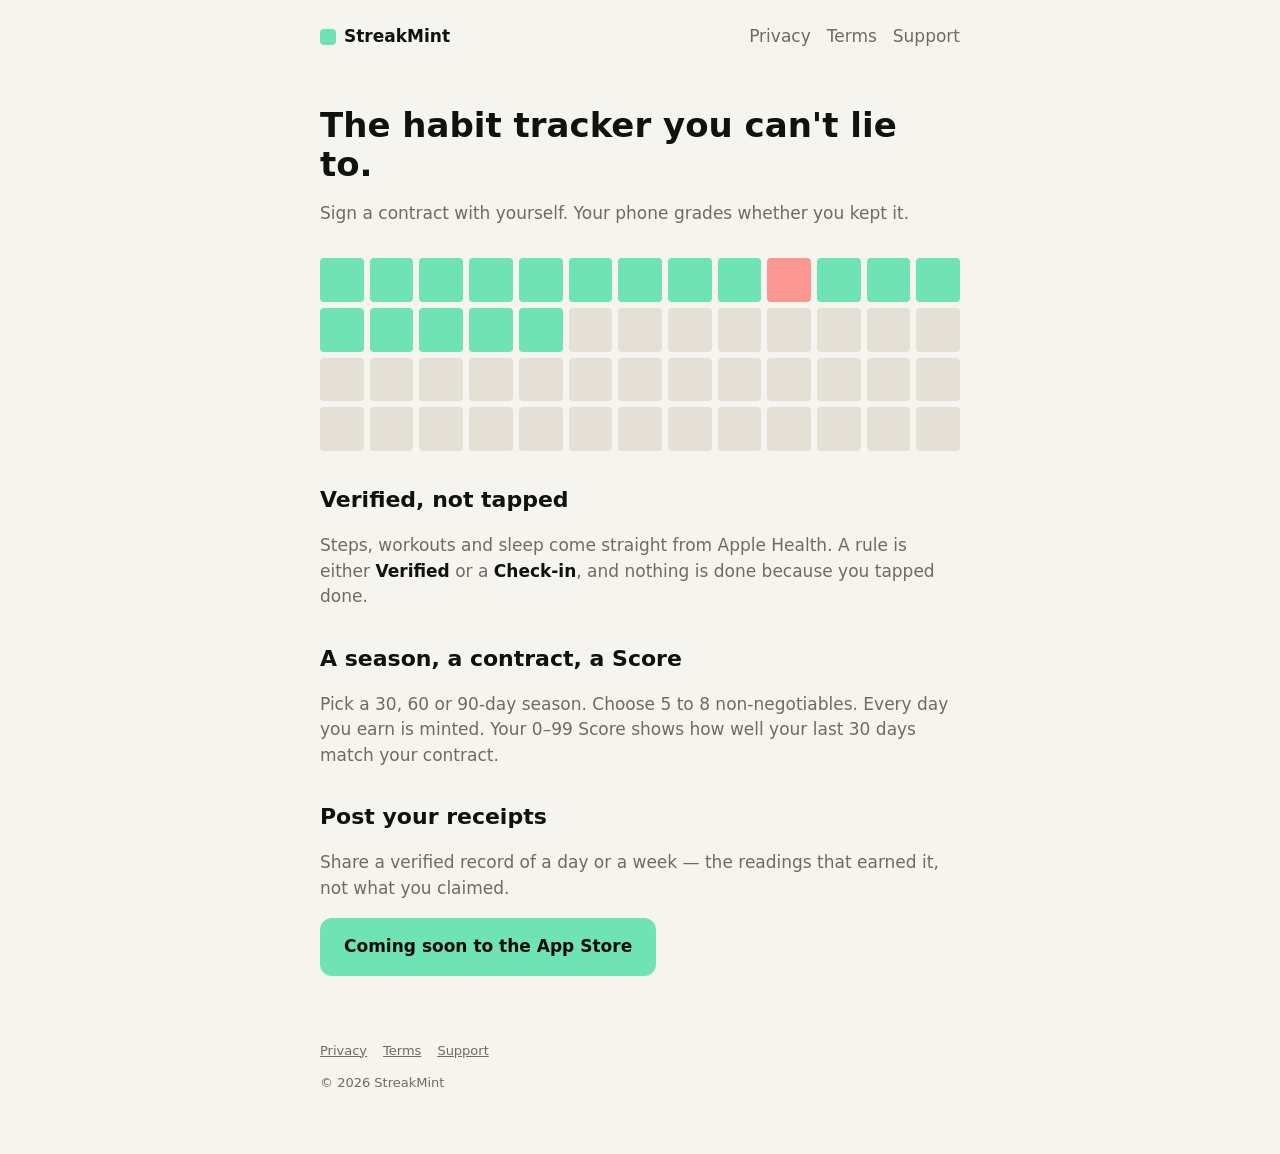
<file: index.html>
<!doctype html>
<html lang="en">
<head>
<meta charset="utf-8">
<meta name="viewport" content="width=device-width, initial-scale=1">
<title>StreakMint — the habit tracker you can't lie to</title>
<link rel="stylesheet" href="style.css">
</head>
<body>
<header>
  <a class="mark" href="index.html"><i></i>StreakMint</a>
  <nav><a href="privacy.html">Privacy</a><a href="terms.html">Terms</a><a href="support.html">Support</a></nav>
</header>
<main>
<h1>The habit tracker you can't lie to.</h1>
<p>Sign a contract with yourself. Your phone grades whether you kept it.</p>
<div class="grid" aria-hidden="true"><span class="m"></span><span class="m"></span><span class="m"></span><span class="m"></span><span class="m"></span><span class="m"></span><span class="m"></span><span class="m"></span><span class="m"></span><span class="x"></span><span class="m"></span><span class="m"></span><span class="m"></span><span class="m"></span><span class="m"></span><span class="m"></span><span class="m"></span><span class="m"></span><span></span><span></span><span></span><span></span><span></span><span></span><span></span><span></span><span></span><span></span><span></span><span></span><span></span><span></span><span></span><span></span><span></span><span></span><span></span><span></span><span></span><span></span><span></span><span></span><span></span><span></span><span></span><span></span><span></span><span></span><span></span><span></span><span></span><span></span></div>
<h2>Verified, not tapped</h2>
<p>Steps, workouts and sleep come straight from Apple Health. A rule is either <strong>Verified</strong> or a <strong>Check-in</strong>, and nothing is done because you tapped done.</p>
<h2>A season, a contract, a Score</h2>
<p>Pick a 30, 60 or 90-day season. Choose 5 to 8 non-negotiables. Every day you earn is minted. Your 0–99 Score shows how well your last 30 days match your contract.</p>
<h2>Post your receipts</h2>
<p>Share a verified record of a day or a week — the readings that earned it, not what you claimed.</p>
<p><a class="button" href="#">Coming soon to the App Store</a></p>
</main>
<footer>
  <a href="privacy.html">Privacy</a><a href="terms.html">Terms</a><a href="support.html">Support</a>
  <p>© 2026 StreakMint</p>
</footer>
</body>
</html>
</file>
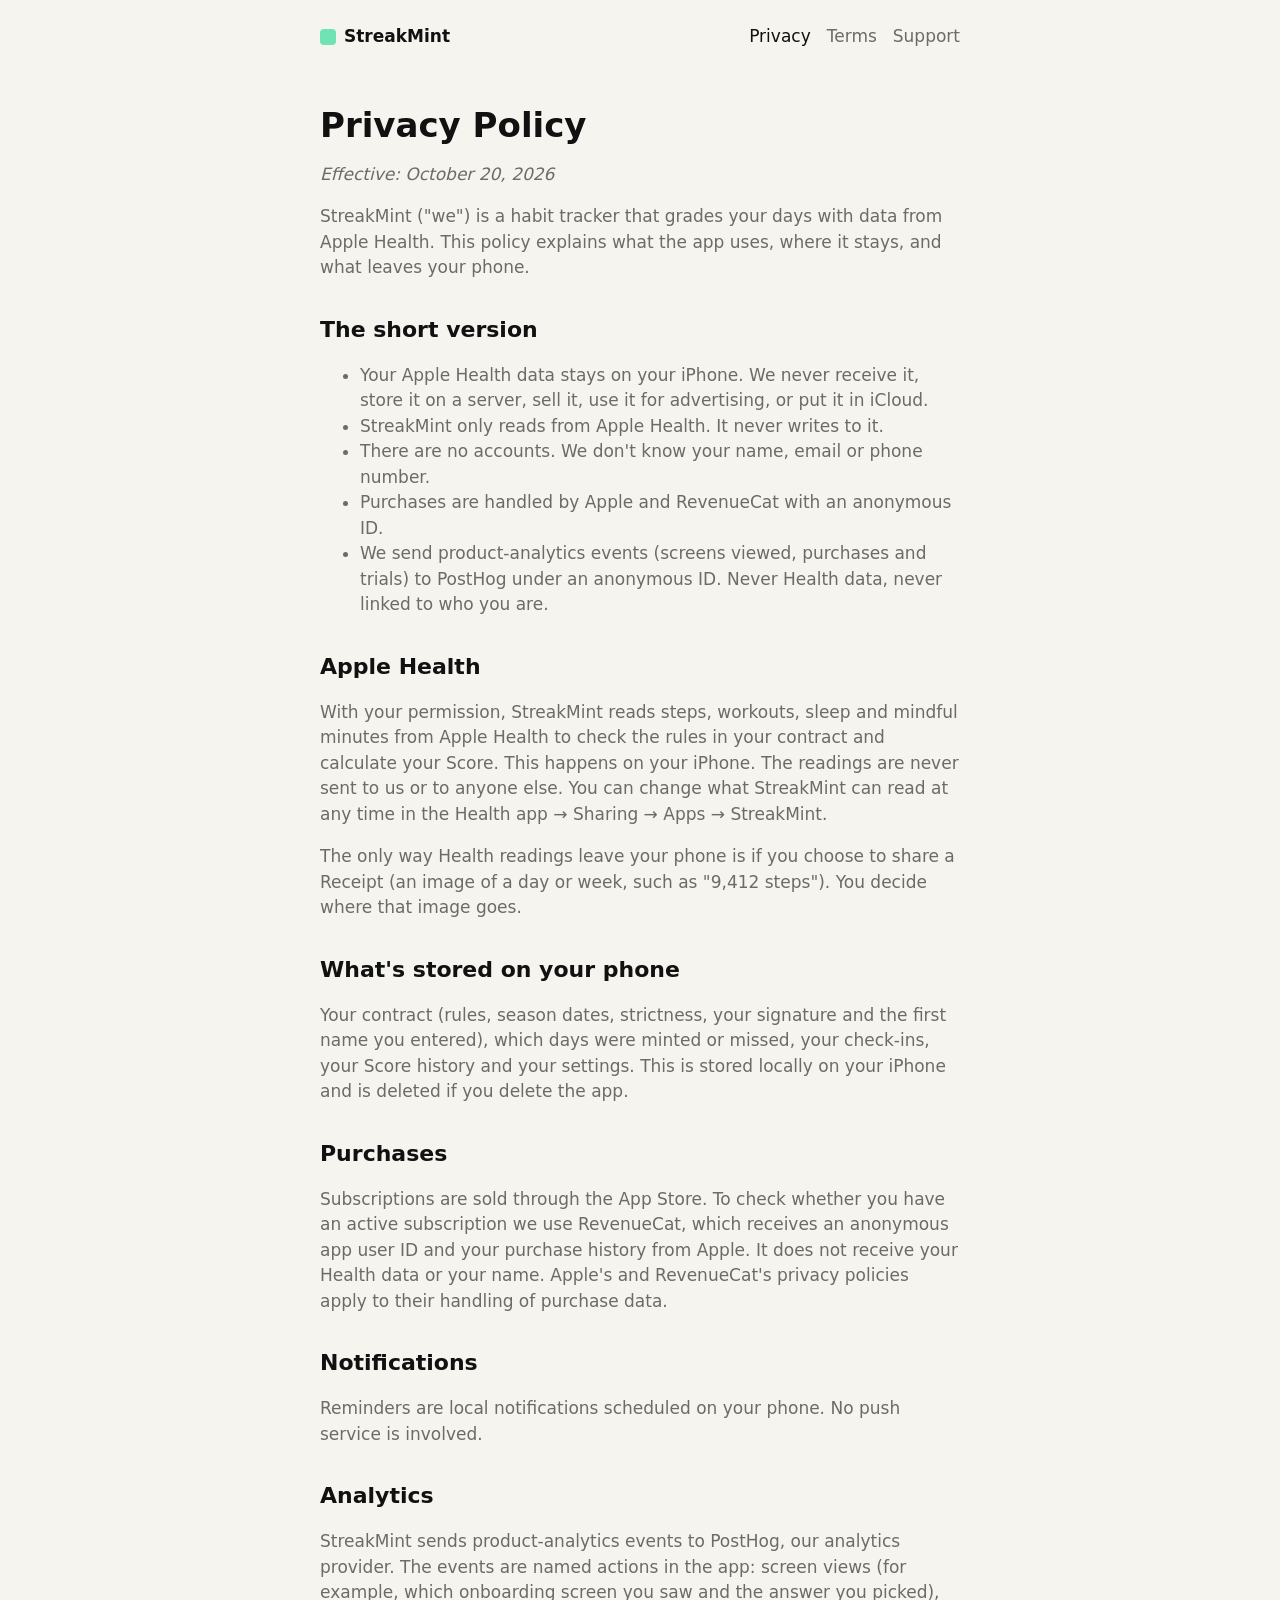
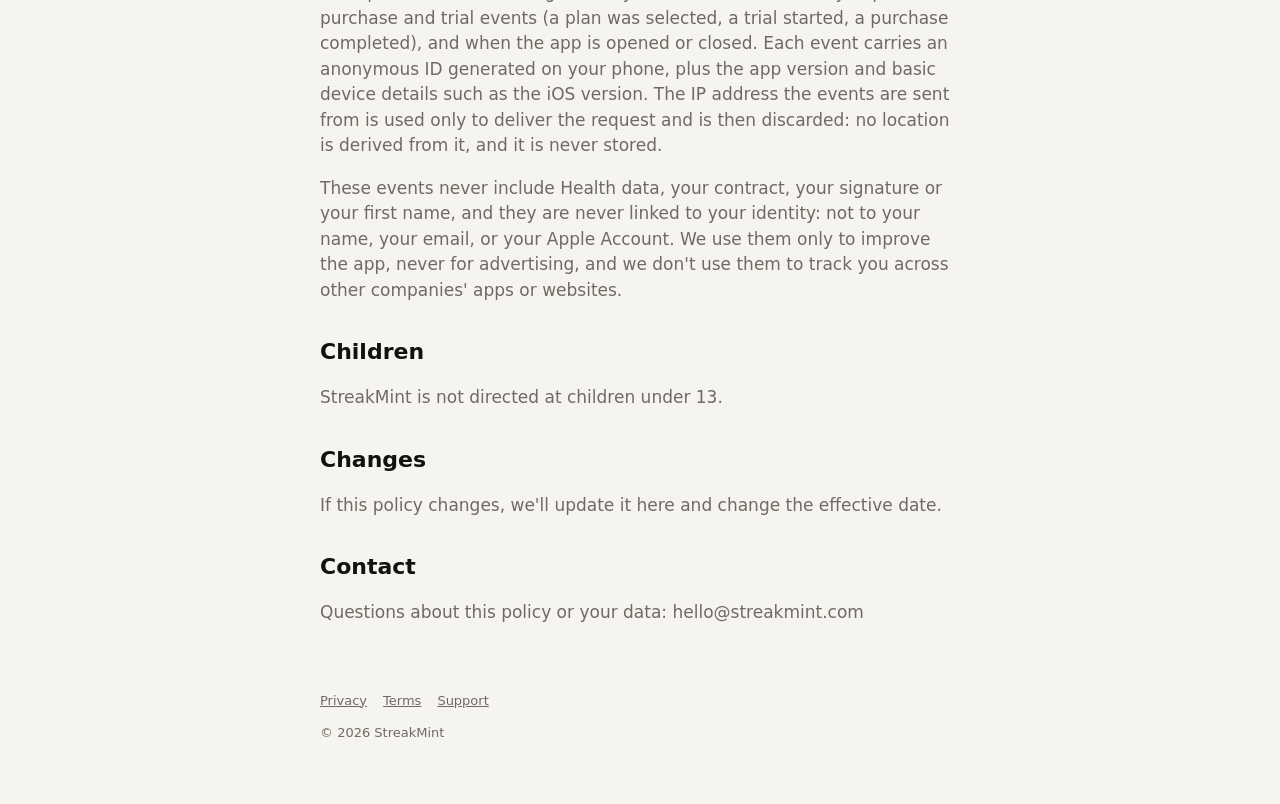
<file: privacy.html>
<!doctype html>
<html lang="en">
<head>
<meta charset="utf-8">
<meta name="viewport" content="width=device-width, initial-scale=1">
<title>StreakMint — Privacy Policy</title>
<link rel="stylesheet" href="style.css">
</head>
<body>
<header>
  <a class="mark" href="index.html"><i></i>StreakMint</a>
  <nav><a href="privacy.html" aria-current="page">Privacy</a><a href="terms.html">Terms</a><a href="support.html">Support</a></nav>
</header>
<main>
<h1>Privacy Policy</h1>
<p><em>Effective: October 20, 2026</em></p>
<p>StreakMint (&quot;we&quot;) is a habit tracker that grades your days with data from Apple Health. This policy explains what the app uses, where it stays, and what leaves your phone.</p>
<h2>The short version</h2>
<ul>
<li>Your Apple Health data stays on your iPhone. We never receive it, store it on a server, sell it, use it for advertising, or put it in iCloud.</li>
<li>StreakMint only reads from Apple Health. It never writes to it.</li>
<li>There are no accounts. We don&#x27;t know your name, email or phone number.</li>
<li>Purchases are handled by Apple and RevenueCat with an anonymous ID.</li>
<li>We send product-analytics events (screens viewed, purchases and trials) to PostHog under an anonymous ID. Never Health data, never linked to who you are.</li>
</ul>
<h2>Apple Health</h2>
<p>With your permission, StreakMint reads steps, workouts, sleep and mindful minutes from Apple Health to check the rules in your contract and calculate your Score. This happens on your iPhone. The readings are never sent to us or to anyone else. You can change what StreakMint can read at any time in the Health app → Sharing → Apps → StreakMint.</p>
<p>The only way Health readings leave your phone is if you choose to share a Receipt (an image of a day or week, such as &quot;9,412 steps&quot;). You decide where that image goes.</p>
<h2>What&#x27;s stored on your phone</h2>
<p>Your contract (rules, season dates, strictness, your signature and the first name you entered), which days were minted or missed, your check-ins, your Score history and your settings. This is stored locally on your iPhone and is deleted if you delete the app.</p>
<h2>Purchases</h2>
<p>Subscriptions are sold through the App Store. To check whether you have an active subscription we use RevenueCat, which receives an anonymous app user ID and your purchase history from Apple. It does not receive your Health data or your name. Apple&#x27;s and RevenueCat&#x27;s privacy policies apply to their handling of purchase data.</p>
<h2>Notifications</h2>
<p>Reminders are local notifications scheduled on your phone. No push service is involved.</p>
<h2>Analytics</h2>
<p>StreakMint sends product-analytics events to PostHog, our analytics provider. The events are named actions in the app: screen views (for example, which onboarding screen you saw and the answer you picked), purchase and trial events (a plan was selected, a trial started, a purchase completed), and when the app is opened or closed. Each event carries an anonymous ID generated on your phone, plus the app version and basic device details such as the iOS version. The IP address the events are sent from is used only to deliver the request and is then discarded: no location is derived from it, and it is never stored.</p>
<p>These events never include Health data, your contract, your signature or your first name, and they are never linked to your identity: not to your name, your email, or your Apple Account. We use them only to improve the app, never for advertising, and we don&#x27;t use them to track you across other companies&#x27; apps or websites.</p>
<h2>Children</h2>
<p>StreakMint is not directed at children under 13.</p>
<h2>Changes</h2>
<p>If this policy changes, we&#x27;ll update it here and change the effective date.</p>
<h2>Contact</h2>
<p>Questions about this policy or your data: hello@streakmint.com</p>
</main>
<footer>
  <a href="privacy.html">Privacy</a><a href="terms.html">Terms</a><a href="support.html">Support</a>
  <p>© 2026 StreakMint</p>
</footer>
</body>
</html>
</file>
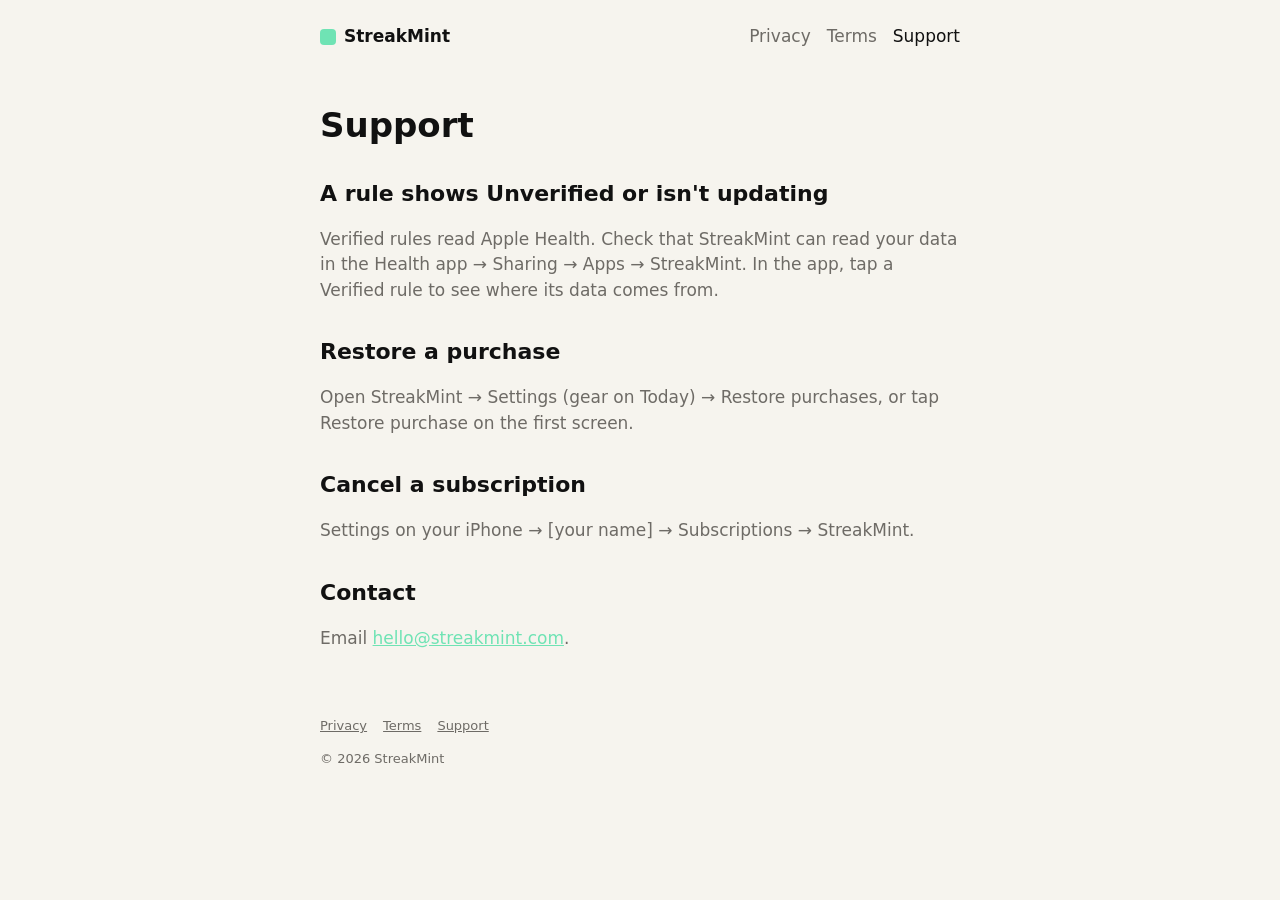
<file: support.html>
<!doctype html>
<html lang="en">
<head>
<meta charset="utf-8">
<meta name="viewport" content="width=device-width, initial-scale=1">
<title>StreakMint — Support</title>
<link rel="stylesheet" href="style.css">
</head>
<body>
<header>
  <a class="mark" href="index.html"><i></i>StreakMint</a>
  <nav><a href="privacy.html">Privacy</a><a href="terms.html">Terms</a><a href="support.html" aria-current="page">Support</a></nav>
</header>
<main>
<h1>Support</h1>
<h2>A rule shows Unverified or isn't updating</h2>
<p>Verified rules read Apple Health. Check that StreakMint can read your data in the Health app → Sharing → Apps → StreakMint. In the app, tap a Verified rule to see where its data comes from.</p>
<h2>Restore a purchase</h2>
<p>Open StreakMint → Settings (gear on Today) → Restore purchases, or tap Restore purchase on the first screen.</p>
<h2>Cancel a subscription</h2>
<p>Settings on your iPhone → [your name] → Subscriptions → StreakMint.</p>
<h2>Contact</h2>
<p>Email <a href="mailto:hello@streakmint.com">hello@streakmint.com</a>.</p>
</main>
<footer>
  <a href="privacy.html">Privacy</a><a href="terms.html">Terms</a><a href="support.html">Support</a>
  <p>© 2026 StreakMint</p>
</footer>
</body>
</html>
</file>
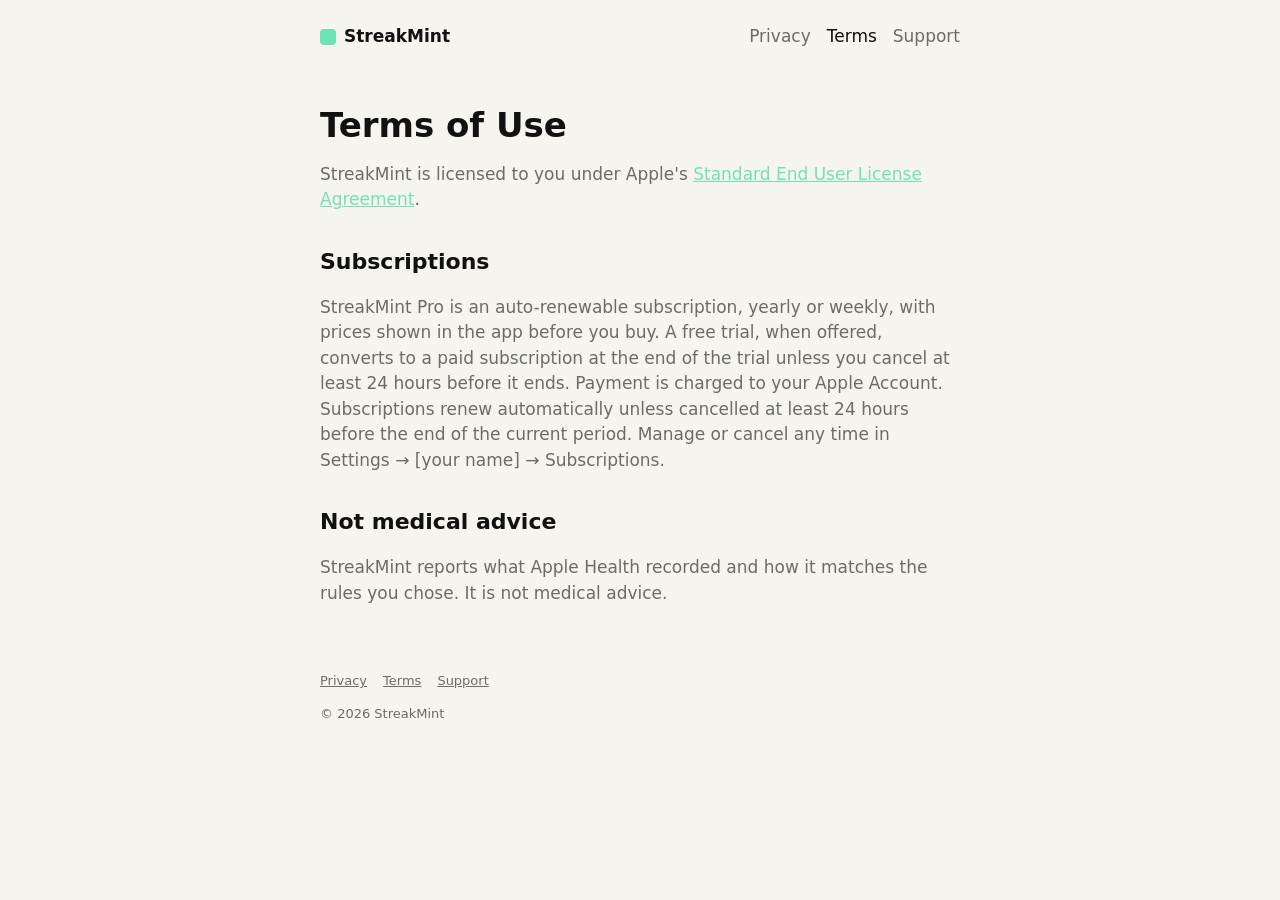
<file: terms.html>
<!doctype html>
<html lang="en">
<head>
<meta charset="utf-8">
<meta name="viewport" content="width=device-width, initial-scale=1">
<title>StreakMint — Terms of Use</title>
<link rel="stylesheet" href="style.css">
</head>
<body>
<header>
  <a class="mark" href="index.html"><i></i>StreakMint</a>
  <nav><a href="privacy.html">Privacy</a><a href="terms.html" aria-current="page">Terms</a><a href="support.html">Support</a></nav>
</header>
<main>
<h1>Terms of Use</h1>
<p>StreakMint is licensed to you under Apple's <a href="https://www.apple.com/legal/internet-services/itunes/dev/stdeula/">Standard End User License Agreement</a>.</p>
<h2>Subscriptions</h2>
<p>StreakMint Pro is an auto-renewable subscription, yearly or weekly, with prices shown in the app before you buy. A free trial, when offered, converts to a paid subscription at the end of the trial unless you cancel at least 24 hours before it ends. Payment is charged to your Apple Account. Subscriptions renew automatically unless cancelled at least 24 hours before the end of the current period. Manage or cancel any time in Settings → [your name] → Subscriptions.</p>
<h2>Not medical advice</h2>
<p>StreakMint reports what Apple Health recorded and how it matches the rules you chose. It is not medical advice.</p>
</main>
<footer>
  <a href="privacy.html">Privacy</a><a href="terms.html">Terms</a><a href="support.html">Support</a>
  <p>© 2026 StreakMint</p>
</footer>
</body>
</html>
</file>
<file: style.css>
/* streakmint.com — the app's tokens (docs/design.md §2): one family, 4pt spacing, radius 12,
   9 colours, dark default with a light scheme. No framework. */
:root {
  --bg: #0C0C0C; --surface: #161616; --border: #262626;
  --text: #F2F2F2; --text-2: #9A9A9A;
  --brand: #6FE3B4; --brand-pressed: #52CC9C; --on-brand: #0C0C0C;
  --radius: 12px; --cell: 4px;
  --s1: 4px; --s2: 8px; --s3: 12px; --s4: 16px; --s5: 20px; --s6: 24px; --s8: 32px; --s12: 48px;
  color-scheme: dark light;
}
@media (prefers-color-scheme: light) {
  :root { --bg: #F6F4EE; --surface: #FFFFFF; --border: #E4E0D6; --text: #111111; --text-2: #6E6B66; }
}
* { box-sizing: border-box; }
body {
  margin: 0; background: var(--bg); color: var(--text);
  font: 17px/1.5 -apple-system, BlinkMacSystemFont, "SF Pro Text", system-ui, sans-serif;
}
main, header, footer { max-width: 680px; margin: 0 auto; padding: 0 var(--s5); }
header { display: flex; align-items: center; justify-content: space-between; padding-top: var(--s6); padding-bottom: var(--s6); }
.mark { display: flex; align-items: center; gap: var(--s2); font-weight: 600; color: var(--text); text-decoration: none; }
.mark i { width: var(--s4); height: var(--s4); border-radius: var(--cell); background: var(--brand); display: inline-block; }
nav a { color: var(--text-2); text-decoration: none; margin-left: var(--s4); }
nav a:hover, nav a[aria-current] { color: var(--text); }
h1 { font-size: 34px; line-height: 1.15; font-weight: 700; margin: var(--s8) 0 var(--s3); }
h2 { font-size: 22px; font-weight: 600; margin: var(--s8) 0 var(--s2); }
p, li { color: var(--text-2); }
strong { color: var(--text); font-weight: 600; }
a { color: var(--brand); }
.card { background: var(--surface); border: 1px solid var(--border); border-radius: var(--radius); padding: var(--s4); margin: var(--s4) 0; }
.grid { display: grid; grid-template-columns: repeat(13, 1fr); gap: 6px; margin: var(--s8) 0; }
.grid span { aspect-ratio: 1; border-radius: var(--cell); background: var(--border); }
.grid span.m { background: var(--brand); }
.grid span.x { background: #FF5A52; opacity: .6; }
.button { display: inline-block; background: var(--brand); color: var(--on-brand); font-weight: 600; text-decoration: none;
  padding: var(--s4) var(--s6); border-radius: var(--radius); min-height: 56px; }
.button:hover { background: var(--brand-pressed); }
.note { font-size: 13px; color: var(--text-2); }
footer { padding-top: var(--s12); padding-bottom: var(--s12); font-size: 13px; color: var(--text-2); }
footer a { color: var(--text-2); margin-right: var(--s4); }
</file>
